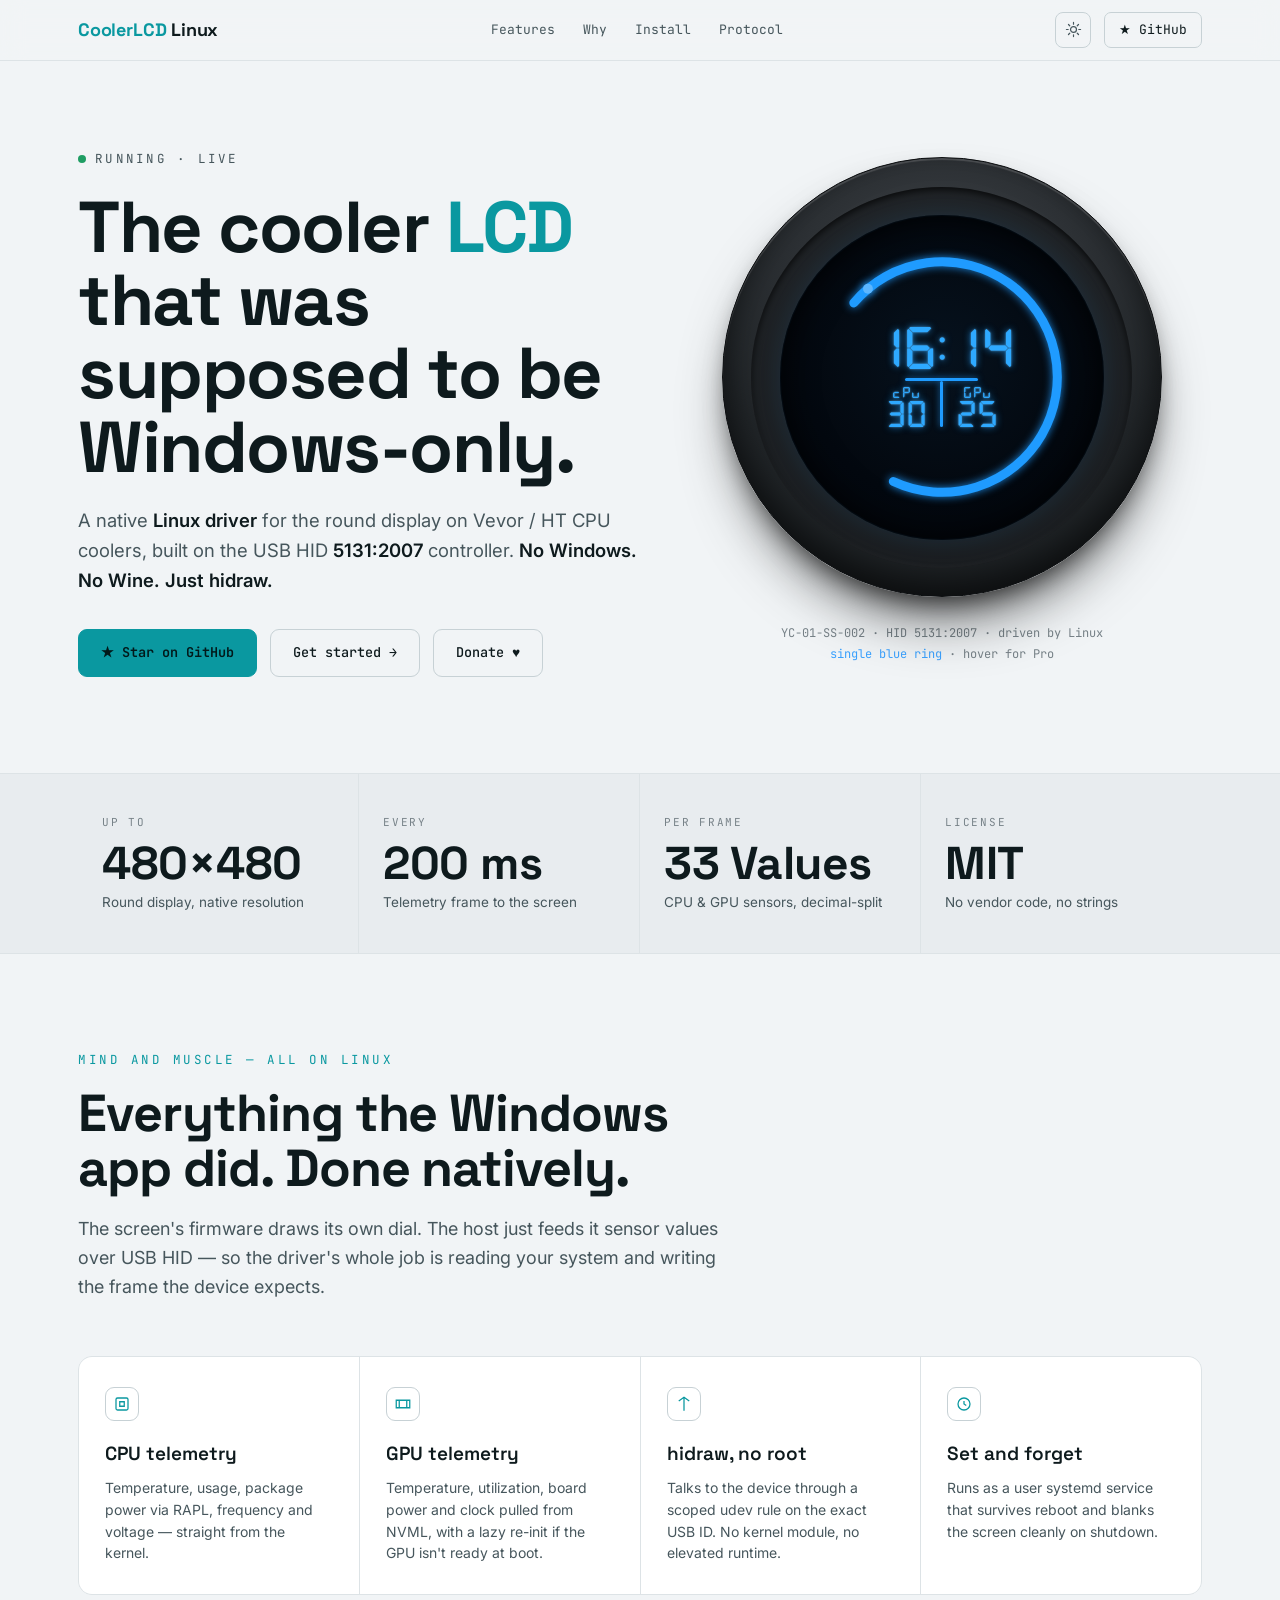
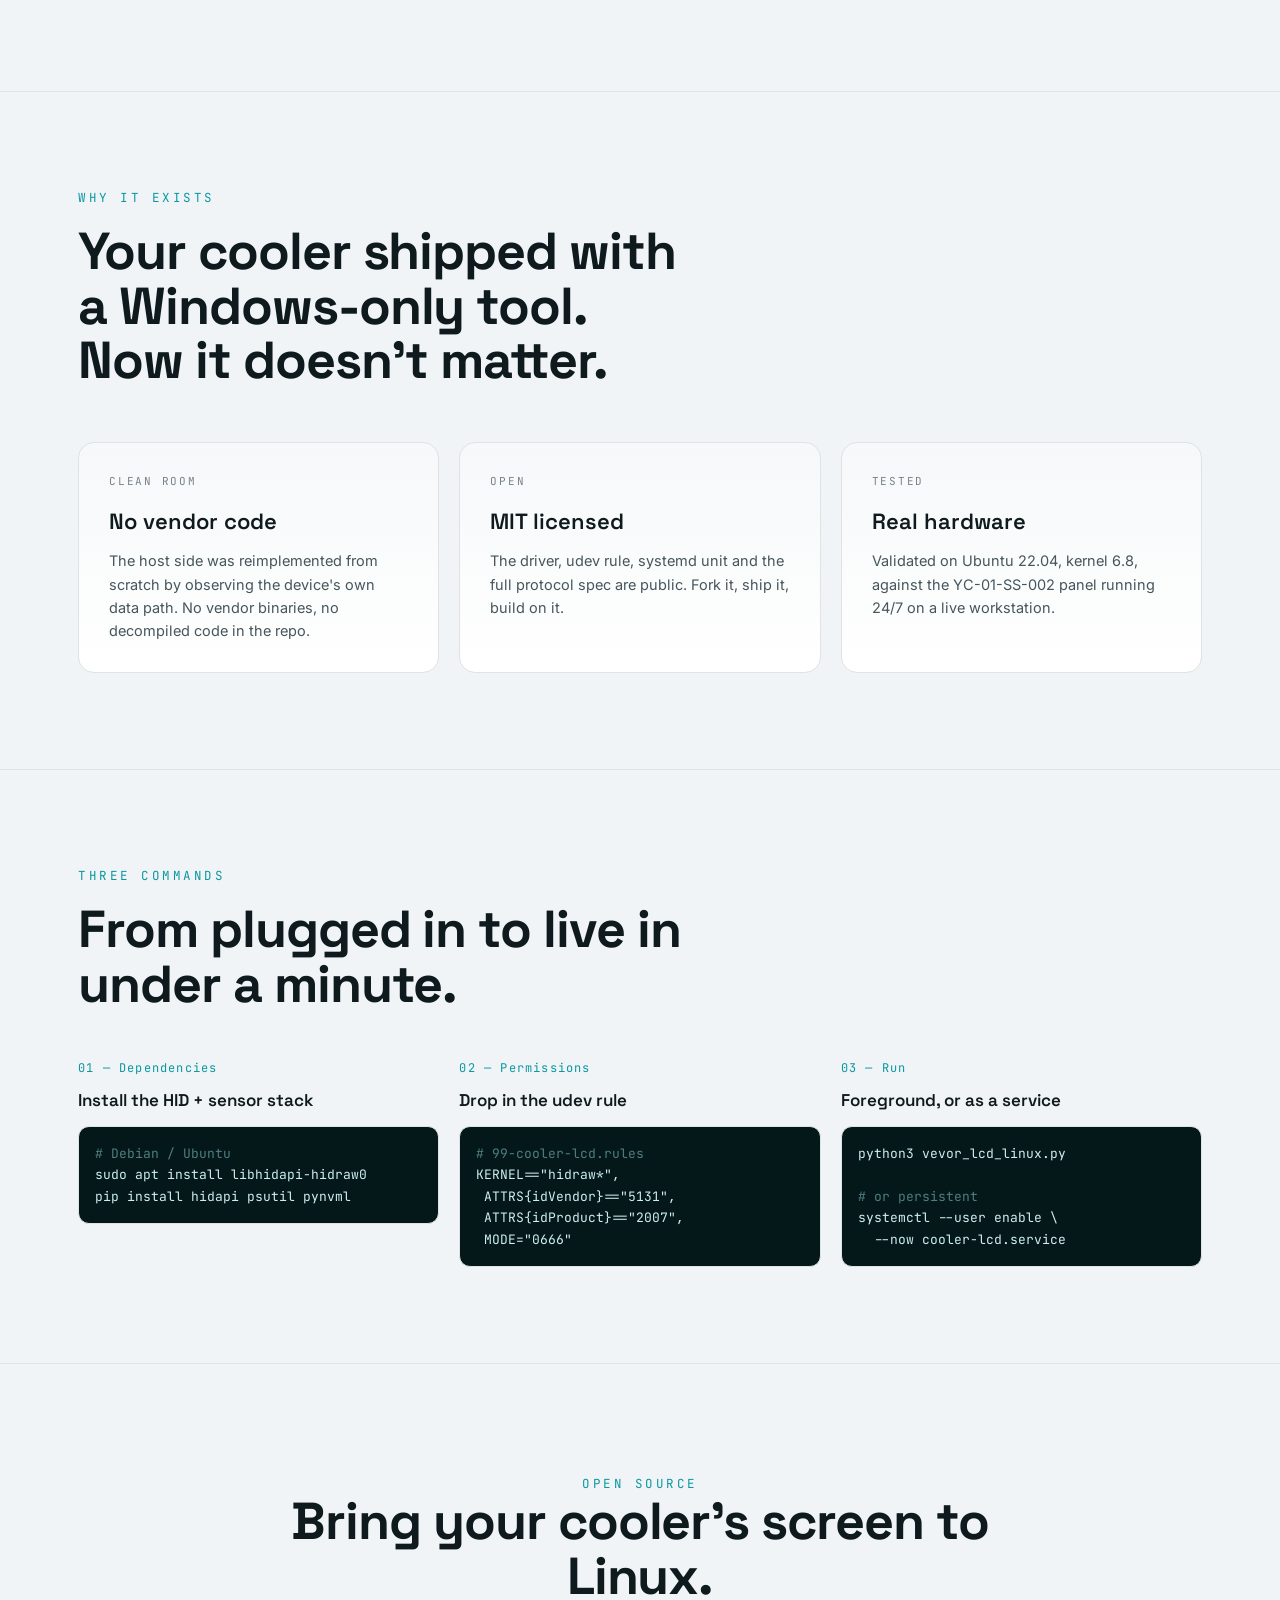
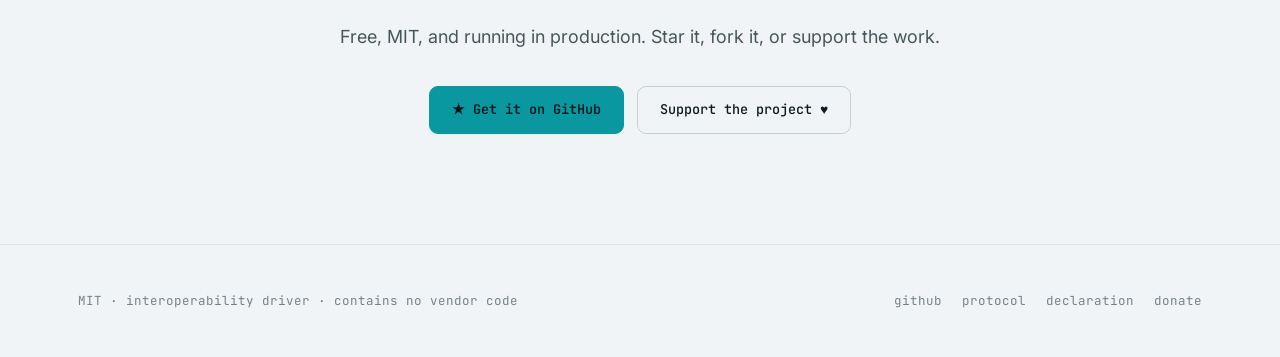
<file: docs/index.html>
<!doctype html>
<html lang="en">
<head>
<meta charset="utf-8">
<meta name="viewport" content="width=device-width, initial-scale=1">
<script>(function(){try{var t=localStorage.getItem('cl-theme');if(!t){t=matchMedia('(prefers-color-scheme:light)').matches?'light':'dark';}if(t==='light')document.documentElement.setAttribute('data-theme','light');}catch(e){}})();</script>
<title>CoolerLCD Linux — the cooler LCD that was supposed to be Windows-only</title>
<meta name="description" content="A native Linux driver for the round LCD on Vevor/HT CPU coolers (USB HID 5131:2007). Live CPU and GPU telemetry on the built-in display. No Windows, no Wine, just hidraw.">
<link rel="preconnect" href="https://fonts.googleapis.com">
<link rel="preconnect" href="https://fonts.gstatic.com" crossorigin>
<link href="https://fonts.googleapis.com/css2?family=Inter:wght@400;500;600&family=JetBrains+Mono:wght@400;500;600&family=Space+Grotesk:wght@500;600;700&display=swap" rel="stylesheet">
<style>
  @font-face{font-family:'DSEG7 Classic';font-style:normal;font-weight:700;font-display:swap;src:url([data-uri]) format('woff2');}
  :root{
    --bg:#070b0c; --bg-2:#0b1113; --panel:#0e1518; --panel-2:#121b1f;
    --line:#1d292d; --line-2:#27363b;
    --fg:#e8f0f2; --fg-2:#93a4aa; --fg-3:#5e7077;
    --cpu:#27e0e8; --gpu:#bf5cff; --live:#39d98a;
    --lcd:#1f9bff;
    --disp:"Space Grotesk",system-ui,sans-serif;
    --body:"Inter",system-ui,sans-serif;
    --mono:"JetBrains Mono",ui-monospace,monospace;
  }
  html[data-theme="light"]{
    --bg:#f1f4f6; --bg-2:#e8ecef; --panel:#ffffff; --panel-2:#f6f8f9;
    --line:#dde3e6; --line-2:#c7d1d5;
    --fg:#0e1a1d; --fg-2:#46565c; --fg-3:#778288;
    --cpu:#0a98a0; --gpu:#8a2fd4; --live:#1f9d63;
  }
  *{box-sizing:border-box}
  html{-webkit-text-size-adjust:100%; scroll-behavior:smooth}
  html,body{transition:background .3s ease, color .3s ease}
  body{margin:0; background:var(--bg); color:var(--fg); font-family:var(--body); font-size:16px; line-height:1.6; overflow-x:hidden}
  .wrap{max-width:1180px; margin:0 auto; padding:0 28px}
  a{color:inherit; text-decoration:none}
  ::selection{background:var(--cpu); color:#02191a}
  :focus-visible{outline:2px solid var(--cpu); outline-offset:3px}
  .mono{font-family:var(--mono)}

  .nav{position:sticky; top:0; z-index:50; backdrop-filter:blur(12px); background:color-mix(in srgb, var(--bg) 72%, transparent); border-bottom:1px solid var(--line)}
  .nav .wrap{display:flex; align-items:center; justify-content:space-between; height:60px}
  .logo{font-family:var(--disp); font-weight:700; font-size:18px; letter-spacing:-.01em}
  .logo b{color:var(--cpu); font-weight:700}
  .nav nav{display:flex; gap:28px; font-family:var(--mono); font-size:13px; color:var(--fg-2)}
  .nav nav a:hover{color:var(--fg)}
  .navright{display:flex; align-items:center; gap:13px}
  .gh{font-family:var(--mono); font-size:13px; border:1px solid var(--line-2); padding:7px 14px; border-radius:7px; color:var(--fg)}
  .gh:hover{border-color:var(--cpu); color:var(--cpu)}
  .themebtn{display:inline-flex; align-items:center; justify-content:center; width:36px; height:36px; border:1px solid var(--line-2); border-radius:8px; background:transparent; color:var(--fg-2); cursor:pointer; transition:.18s}
  .themebtn:hover{border-color:var(--cpu); color:var(--cpu)}
  .themebtn svg{stroke:currentColor; fill:none; stroke-width:1.7; stroke-linecap:round; stroke-linejoin:round}
  .themebtn .i-sun{display:none}
  html[data-theme="light"] .themebtn .i-moon{display:none}
  html[data-theme="light"] .themebtn .i-sun{display:block}
  @media(max-width:860px){ .nav nav{display:none} }

  .hero{position:relative; padding:84px 0 96px; overflow:hidden}
  .hero::before{content:""; position:absolute; inset:0;
    background:
      radial-gradient(620px 480px at 78% 38%, rgba(31,155,255,.10), transparent 60%),
      radial-gradient(560px 520px at 90% 74%, rgba(31,155,255,.08), transparent 62%);
    pointer-events:none}
  html[data-theme="light"] .hero::before{display:none}
  .hero .wrap{position:relative; display:grid; grid-template-columns:1.04fr .96fr; gap:40px; align-items:center}
  @media(max-width:940px){ .hero .wrap{grid-template-columns:1fr; gap:52px} .hero{padding:56px 0 72px} }

  .eyebrow{display:inline-flex; align-items:center; gap:9px; font-family:var(--mono); font-size:12.5px; letter-spacing:.18em; text-transform:uppercase; color:var(--fg-2)}
  .pulse{width:8px; height:8px; border-radius:50%; background:var(--live); box-shadow:0 0 0 0 rgba(57,217,138,.6); animation:pulse 2.4s infinite}
  @keyframes pulse{0%{box-shadow:0 0 0 0 rgba(57,217,138,.55)}70%{box-shadow:0 0 0 9px rgba(57,217,138,0)}100%{box-shadow:0 0 0 0 rgba(57,217,138,0)}}

  h1{font-family:var(--disp); font-weight:700; font-size:clamp(40px,6.4vw,72px); line-height:1.02; letter-spacing:-.02em; margin:20px 0 0}
  h1 .accent{color:var(--cpu)}
  .sub{font-size:clamp(16px,1.5vw,18.5px); color:var(--fg-2); max-width:50ch; margin:22px 0 0; line-height:1.6}
  .sub b{color:var(--fg); font-weight:600}
  .cta{display:flex; gap:13px; flex-wrap:wrap; margin-top:34px}
  .btn{font-family:var(--mono); font-size:13.5px; font-weight:500; padding:12px 22px; border-radius:9px; border:1px solid var(--line-2); color:var(--fg); transition:.18s; display:inline-flex; align-items:center; gap:8px}
  .btn:hover{transform:translateY(-1px)}
  .btn.cyan{background:var(--cpu); border-color:var(--cpu); color:#02191a; font-weight:600}
  .btn.cyan:hover{box-shadow:0 8px 30px -8px rgba(39,224,232,.5)}
  .btn.ghost:hover{border-color:var(--fg-2)}

  /* ===== realistic blue device ===== */
  .device{justify-self:center; width:min(440px,92vw); display:flex; flex-direction:column; align-items:center}
  .bezel{position:relative; width:100%; aspect-ratio:1; border-radius:50%; cursor:pointer;
    background:radial-gradient(circle at 50% 36%, #474c51 0%, #2d3135 44%, #202427 62%, #141719 100%);
    border:1px solid #0b0d0f;
    box-shadow:
      inset 0 2px 1px rgba(255,255,255,.16),
      inset 0 -14px 30px rgba(0,0,0,.55),
      0 34px 60px -22px rgba(0,0,0,.8),
      0 12px 26px -10px rgba(0,0,0,.6);
    display:flex; align-items:center; justify-content:center}
  .bezel::before{content:""; position:absolute; inset:6.5%; border-radius:50%;
    background:radial-gradient(circle at 50% 40%, #2a2e32, #15181b);
    box-shadow:inset 0 3px 7px rgba(0,0,0,.7), inset 0 -2px 4px rgba(255,255,255,.045)}
  .screen{position:relative; width:74%; aspect-ratio:1; border-radius:50%; overflow:hidden;
    background:radial-gradient(circle at 50% 44%, #06121e 0%, #03080f 58%, #01040a 100%);
    box-shadow:inset 0 0 34px rgba(0,0,0,.92), inset 0 0 0 1px rgba(31,155,255,.07), 0 0 22px rgba(31,155,255,.10);
    display:flex; align-items:center; justify-content:center}
  .arc-svg{position:absolute; inset:0; width:100%; height:100%}
  .arc-blue{fill:none; stroke:var(--lcd); stroke-width:10; stroke-linecap:round; filter:drop-shadow(0 0 5px rgba(31,155,255,.85))}
  .arc-dot{fill:#5cb6ff; filter:drop-shadow(0 0 5px rgba(31,155,255,.9))}

  .lcd{position:relative; z-index:2; text-align:center; color:#2ea9ff; line-height:1;
    font-family:'DSEG7 Classic','Courier New',monospace;
    text-shadow:0 0 7px rgba(31,160,255,.75), 0 0 2px rgba(150,210,255,.6)}
  .lcd-time{font-size:clamp(28px,7vw,42px); letter-spacing:.5px}
  .lcd-div{height:3px; width:50%; margin:9px auto 0; background:var(--lcd); border-radius:2px; box-shadow:0 0 6px rgba(31,155,255,.7)}
  .lcd-stats{display:flex; align-items:stretch; justify-content:center; margin-top:0}
  .lcd-stat{display:flex; flex-direction:column; align-items:center; padding:6px 13px 0; min-width:56px}
  .lcd-stat .cap{font-size:clamp(9px,2vw,11px); letter-spacing:.5px; margin-bottom:3px}
  .lcd-stat .seg{font-size:clamp(18px,4.4vw,26px)}
  .lcd-vsep{width:3px; background:var(--lcd); border-radius:2px; box-shadow:0 0 6px rgba(31,155,255,.7)}

  .pro-overlay{position:absolute; inset:0; z-index:3; border-radius:50%; display:flex; flex-direction:column; align-items:center; justify-content:center; gap:8px;
    background:radial-gradient(circle at 50% 50%, rgba(2,9,16,.82), rgba(1,4,9,.93)); opacity:0; transition:opacity .28s ease; pointer-events:none}
  .bezel:hover .pro-overlay, .device.show-pro .pro-overlay{opacity:1}
  .pro-title{font-family:var(--disp); font-weight:700; font-size:clamp(20px,5vw,28px); letter-spacing:.05em; color:#eaf4ff; text-shadow:0 0 16px rgba(31,160,255,.55)}
  .pro-soon{font-family:var(--mono); font-size:12px; letter-spacing:.3em; text-transform:uppercase; color:#84b9e8}
  .device-cap{margin-top:26px; font-family:var(--mono); font-size:12px; color:var(--fg-3); text-align:center; line-height:1.7}
  .device-cap .b{color:#3ba2ff}

  .stats{border-top:1px solid var(--line); border-bottom:1px solid var(--line); background:var(--bg-2)}
  .stats .wrap{display:grid; grid-template-columns:repeat(4,1fr)}
  .stat{padding:40px 24px; border-right:1px solid var(--line)}
  .stat:last-child{border-right:0}
  .stat .up{font-family:var(--mono); font-size:11px; letter-spacing:.16em; text-transform:uppercase; color:var(--fg-3)}
  .stat .big{font-family:var(--disp); font-weight:700; font-size:clamp(30px,4.2vw,46px); line-height:1.05; margin:8px 0 4px; letter-spacing:-.01em}
  .stat .cap{font-size:13.5px; color:var(--fg-2)}
  @media(max-width:760px){ .stats .wrap{grid-template-columns:repeat(2,1fr)} .stat:nth-child(2){border-right:0} .stat:nth-child(1),.stat:nth-child(2){border-bottom:1px solid var(--line)} }

  section.blk{padding:96px 0; border-bottom:1px solid var(--line)}
  .kicker{font-family:var(--mono); font-size:12.5px; letter-spacing:.2em; text-transform:uppercase; color:var(--cpu)}
  h2{font-family:var(--disp); font-weight:700; font-size:clamp(30px,4.6vw,52px); line-height:1.05; letter-spacing:-.02em; margin:16px 0 0; max-width:18ch}
  .lead{color:var(--fg-2); font-size:clamp(16px,1.6vw,18px); max-width:60ch; margin:20px 0 0}

  .feats{display:grid; grid-template-columns:repeat(4,1fr); gap:1px; background:var(--line); border:1px solid var(--line); margin-top:54px; border-radius:14px; overflow:hidden}
  .feat{background:var(--panel); padding:30px 26px}
  .feat .ic{width:34px; height:34px; display:flex; align-items:center; justify-content:center; border:1px solid var(--line-2); border-radius:9px; margin-bottom:18px}
  .feat .ic svg{width:18px; height:18px; stroke:var(--cpu); fill:none; stroke-width:1.7}
  .feat h3{font-family:var(--disp); font-weight:600; font-size:19px; margin:0 0 8px}
  .feat p{margin:0; color:var(--fg-2); font-size:14px; line-height:1.55}
  @media(max-width:860px){ .feats{grid-template-columns:repeat(2,1fr)} }
  @media(max-width:520px){ .feats{grid-template-columns:1fr} }

  .cards{display:grid; grid-template-columns:repeat(3,1fr); gap:20px; margin-top:54px}
  .card{background:linear-gradient(180deg,var(--panel-2),var(--panel)); border:1px solid var(--line); border-radius:16px; padding:30px; position:relative; overflow:hidden; transition:.2s}
  .card:hover{border-color:var(--line-2); transform:translateY(-3px)}
  .card::after{content:""; position:absolute; inset:0; background:radial-gradient(300px 160px at 80% 0%, rgba(31,155,255,.06), transparent 70%); pointer-events:none}
  html[data-theme="light"] .card::after{display:none}
  .card .tag{font-family:var(--mono); font-size:11px; letter-spacing:.16em; text-transform:uppercase; color:var(--fg-3)}
  .card h3{font-family:var(--disp); font-weight:600; font-size:22px; margin:14px 0 10px}
  .card p{margin:0; color:var(--fg-2); font-size:14.5px}
  @media(max-width:860px){ .cards{grid-template-columns:1fr} }

  .install .grid{display:grid; grid-template-columns:repeat(3,1fr); gap:20px; margin-top:48px}
  @media(max-width:860px){ .install .grid{grid-template-columns:1fr} }
  .step .num{font-family:var(--mono); font-size:12px; color:var(--cpu); letter-spacing:.1em}
  .step .t{font-family:var(--disp); font-weight:600; font-size:17px; margin:8px 0 12px}
  pre{margin:0; background:#04181a; border:1px solid var(--line); border-radius:11px; padding:16px; font-family:var(--mono); font-size:13px; line-height:1.65; color:#cfeef0; overflow-x:auto}
  pre .c{color:#4f7e80}

  .final{padding:110px 0; text-align:center; position:relative; overflow:hidden; border-bottom:1px solid var(--line)}
  .final::before{content:""; position:absolute; inset:0; background:radial-gradient(600px 300px at 50% 40%, rgba(31,155,255,.10), transparent 65%)}
  html[data-theme="light"] .final::before{display:none}
  .final .wrap{position:relative}
  .final h2{margin:0 auto; max-width:22ch}
  .final .cta{justify-content:center}

  footer{padding:46px 0; color:var(--fg-3)}
  footer .wrap{display:flex; justify-content:space-between; gap:20px; flex-wrap:wrap; align-items:center; font-family:var(--mono); font-size:12.5px}
  footer a:hover{color:var(--fg-2)}
  footer .links{display:flex; gap:20px; flex-wrap:wrap}

  .rv{opacity:0; transform:translateY(22px)}
  .rv.in{opacity:1; transform:none; transition:opacity .7s ease, transform .7s cubic-bezier(.2,.7,.2,1)}
  @media (prefers-reduced-motion:reduce){
    .rv,.rv.in{opacity:1; transform:none; transition:none}
    .pulse{animation:none}
  }
</style>
</head>
<body>

<header class="nav">
  <div class="wrap">
    <div class="logo"><b>CoolerLCD</b> Linux</div>
    <nav>
      <a href="#features">Features</a>
      <a href="#why">Why</a>
      <a href="#install">Install</a>
      <a href="https://github.com/coldwelderx/cooler-lcd-linux">Protocol</a>
    </nav>
    <div class="navright">
      <button class="themebtn" id="themeBtn" type="button" aria-label="Toggle light or dark theme">
        <svg class="i-moon" viewBox="0 0 24 24" width="17" height="17"><path d="M21 12.8A9 9 0 1 1 11.2 3 7 7 0 0 0 21 12.8z"/></svg>
        <svg class="i-sun" viewBox="0 0 24 24" width="17" height="17"><circle cx="12" cy="12" r="4.2"/><path d="M12 2v2.5M12 19.5V22M2 12h2.5M19.5 12H22M4.9 4.9l1.8 1.8M17.3 17.3l1.8 1.8M19.1 4.9l-1.8 1.8M6.7 17.3l-1.8 1.8"/></svg>
      </button>
      <a class="gh" href="https://github.com/coldwelderx/cooler-lcd-linux">★ GitHub</a>
    </div>
  </div>
</header>

<section class="hero">
  <div class="wrap">
    <div>
      <div class="eyebrow rv"><span class="pulse"></span> Running · Live</div>
      <h1 class="rv">The cooler <span class="accent">LCD</span> that was supposed to be Windows&#8209;only.</h1>
      <p class="sub rv">A native <b>Linux driver</b> for the round display on Vevor / HT CPU coolers, built on the USB HID <b>5131:2007</b> controller. <b>No Windows. No Wine. Just hidraw.</b></p>
      <div class="cta rv">
        <a class="btn cyan" href="https://github.com/coldwelderx/cooler-lcd-linux">★ Star on GitHub</a>
        <a class="btn ghost" href="#install">Get started →</a>
        <a class="btn ghost" href="donation.html">Donate ♥</a>
      </div>
    </div>

    <div class="device rv" id="device">
      <div class="bezel">
        <div class="screen">
          <svg class="arc-svg" viewBox="0 0 360 360" aria-hidden="true">
            <path class="arc-blue" d="M82 97.7 A128 128 0 1 1 125.9 296"></path>
            <circle class="arc-dot" cx="97.7" cy="82" r="5.5"></circle>
          </svg>
          <div class="lcd">
            <div class="lcd-time"><span id="hh">4</span>:<span id="mm">54</span></div>
            <div class="lcd-div"></div>
            <div class="lcd-stats">
              <div class="lcd-stat"><span class="cap">CPU</span><span class="seg" id="cput">30</span></div>
              <div class="lcd-vsep"></div>
              <div class="lcd-stat"><span class="cap">GPU</span><span class="seg" id="gput">25</span></div>
            </div>
          </div>
          <div class="pro-overlay">
            <div class="pro-title">PRO VERSION</div>
            <div class="pro-soon">Coming soon</div>
          </div>
        </div>
      </div>
      <div class="device-cap">YC-01-SS-002 · HID 5131:2007 · driven by Linux<br><span class="b">single blue ring</span> · hover for Pro</div>
    </div>
  </div>
</section>

<div class="stats">
  <div class="wrap">
    <div class="stat rv"><div class="up">Up to</div><div class="big">480×480</div><div class="cap">Round display, native resolution</div></div>
    <div class="stat rv"><div class="up">Every</div><div class="big">200 ms</div><div class="cap">Telemetry frame to the screen</div></div>
    <div class="stat rv"><div class="up">Per frame</div><div class="big">33 Values</div><div class="cap">CPU &amp; GPU sensors, decimal-split</div></div>
    <div class="stat rv"><div class="up">License</div><div class="big">MIT</div><div class="cap">No vendor code, no strings</div></div>
  </div>
</div>

<section class="blk" id="features">
  <div class="wrap">
    <div class="kicker rv">Mind and muscle — all on Linux</div>
    <h2 class="rv">Everything the Windows app did. Done natively.</h2>
    <p class="lead rv">The screen's firmware draws its own dial. The host just feeds it sensor values over USB HID — so the driver's whole job is reading your system and writing the frame the device expects.</p>
    <div class="feats">
      <div class="feat rv">
        <div class="ic"><svg viewBox="0 0 24 24"><rect x="4" y="4" width="16" height="16" rx="2"/><path d="M9 9h6v6H9z"/></svg></div>
        <h3>CPU telemetry</h3>
        <p>Temperature, usage, package power via RAPL, frequency and voltage — straight from the kernel.</p>
      </div>
      <div class="feat rv">
        <div class="ic"><svg viewBox="0 0 24 24"><path d="M3 7h18v10H3z"/><path d="M7 7v10M17 7v10"/></svg></div>
        <h3>GPU telemetry</h3>
        <p>Temperature, utilization, board power and clock pulled from NVML, with a lazy re-init if the GPU isn't ready at boot.</p>
      </div>
      <div class="feat rv">
        <div class="ic"><svg viewBox="0 0 24 24"><path d="M12 3v18M5 8l7-5 7 5"/></svg></div>
        <h3>hidraw, no root</h3>
        <p>Talks to the device through a scoped udev rule on the exact USB ID. No kernel module, no elevated runtime.</p>
      </div>
      <div class="feat rv">
        <div class="ic"><svg viewBox="0 0 24 24"><circle cx="12" cy="12" r="8"/><path d="M12 8v4l3 2"/></svg></div>
        <h3>Set and forget</h3>
        <p>Runs as a user systemd service that survives reboot and blanks the screen cleanly on shutdown.</p>
      </div>
    </div>
  </div>
</section>

<section class="blk" id="why">
  <div class="wrap">
    <div class="kicker rv">Why it exists</div>
    <h2 class="rv">Your cooler shipped with a Windows-only tool. Now it doesn't matter.</h2>
    <div class="cards">
      <div class="card rv">
        <div class="tag">Clean room</div><h3>No vendor code</h3>
        <p>The host side was reimplemented from scratch by observing the device's own data path. No vendor binaries, no decompiled code in the repo.</p>
      </div>
      <div class="card rv">
        <div class="tag">Open</div><h3>MIT licensed</h3>
        <p>The driver, udev rule, systemd unit and the full protocol spec are public. Fork it, ship it, build on it.</p>
      </div>
      <div class="card rv">
        <div class="tag">Tested</div><h3>Real hardware</h3>
        <p>Validated on Ubuntu 22.04, kernel 6.8, against the YC-01-SS-002 panel running 24/7 on a live workstation.</p>
      </div>
    </div>
  </div>
</section>

<section class="blk install" id="install">
  <div class="wrap">
    <div class="kicker rv">Three commands</div>
    <h2 class="rv">From plugged in to live in under a minute.</h2>
    <div class="grid">
      <div class="step rv">
        <div class="num">01 — Dependencies</div><div class="t">Install the HID + sensor stack</div>
        <pre><span class="c"># Debian / Ubuntu</span>
sudo apt install libhidapi-hidraw0
pip install hidapi psutil pynvml</pre>
      </div>
      <div class="step rv">
        <div class="num">02 — Permissions</div><div class="t">Drop in the udev rule</div>
        <pre><span class="c"># 99-cooler-lcd.rules</span>
KERNEL=="hidraw*",
 ATTRS{idVendor}=="5131",
 ATTRS{idProduct}=="2007",
 MODE="0666"</pre>
      </div>
      <div class="step rv">
        <div class="num">03 — Run</div><div class="t">Foreground, or as a service</div>
        <pre>python3 vevor_lcd_linux.py

<span class="c"># or persistent</span>
systemctl --user enable \
  --now cooler-lcd.service</pre>
      </div>
    </div>
  </div>
</section>

<section class="final">
  <div class="wrap">
    <div class="kicker rv">Open source</div>
    <h2 class="rv">Bring your cooler's screen to Linux.</h2>
    <p class="lead rv" style="margin-left:auto;margin-right:auto">Free, MIT, and running in production. Star it, fork it, or support the work.</p>
    <div class="cta rv">
      <a class="btn cyan" href="https://github.com/coldwelderx/cooler-lcd-linux">★ Get it on GitHub</a>
      <a class="btn ghost" href="donation.html">Support the project ♥</a>
    </div>
  </div>
</section>

<footer>
  <div class="wrap">
    <div>MIT · interoperability driver · contains no vendor code</div>
    <div class="links">
      <a href="https://github.com/coldwelderx/cooler-lcd-linux">github</a>
      <a href="https://github.com/coldwelderx/cooler-lcd-linux/blob/main/PROTOCOL.md">protocol</a>
      <a href="project-declaration.html">declaration</a>
      <a href="donation.html">donate</a>
    </div>
  </div>
</footer>

<script>
(function(){
  var hh=document.getElementById('hh'), mm=document.getElementById('mm');
  var cput=document.getElementById('cput'), gput=document.getElementById('gput');
  function clock(){var d=new Date(); hh.textContent=d.getHours(); mm.textContent=String(d.getMinutes()).padStart(2,'0');}
  clock(); setInterval(clock, 10000);

  var reduce=matchMedia('(prefers-reduced-motion:reduce)').matches;
  var cpu=30, gpu=25;
  function tick(){
    cpu+=Math.round((Math.random()-0.5)*4); cpu=Math.max(28,Math.min(58,cpu));
    gpu+=Math.round((Math.random()-0.5)*4); gpu=Math.max(24,Math.min(54,gpu));
    cput.textContent=cpu; gput.textContent=gpu;
  }
  if(!reduce) setInterval(tick, 2500);

  var device=document.getElementById('device');
  if(device){ device.addEventListener('click', function(){ device.classList.toggle('show-pro'); }); }

  var obs=new IntersectionObserver(function(es){es.forEach(function(e){if(e.isIntersecting){e.target.classList.add('in'); obs.unobserve(e.target);}});},{threshold:.14});
  document.querySelectorAll('.rv').forEach(function(el){ obs.observe(el); });

  var themeBtn=document.getElementById('themeBtn');
  if(themeBtn){
    themeBtn.addEventListener('click', function(){
      var isLight=document.documentElement.getAttribute('data-theme')==='light';
      if(isLight){ document.documentElement.removeAttribute('data-theme'); try{localStorage.setItem('cl-theme','dark');}catch(e){} }
      else{ document.documentElement.setAttribute('data-theme','light'); try{localStorage.setItem('cl-theme','light');}catch(e){} }
    });
  }
})();
</script>
</body>
</html>
</file>
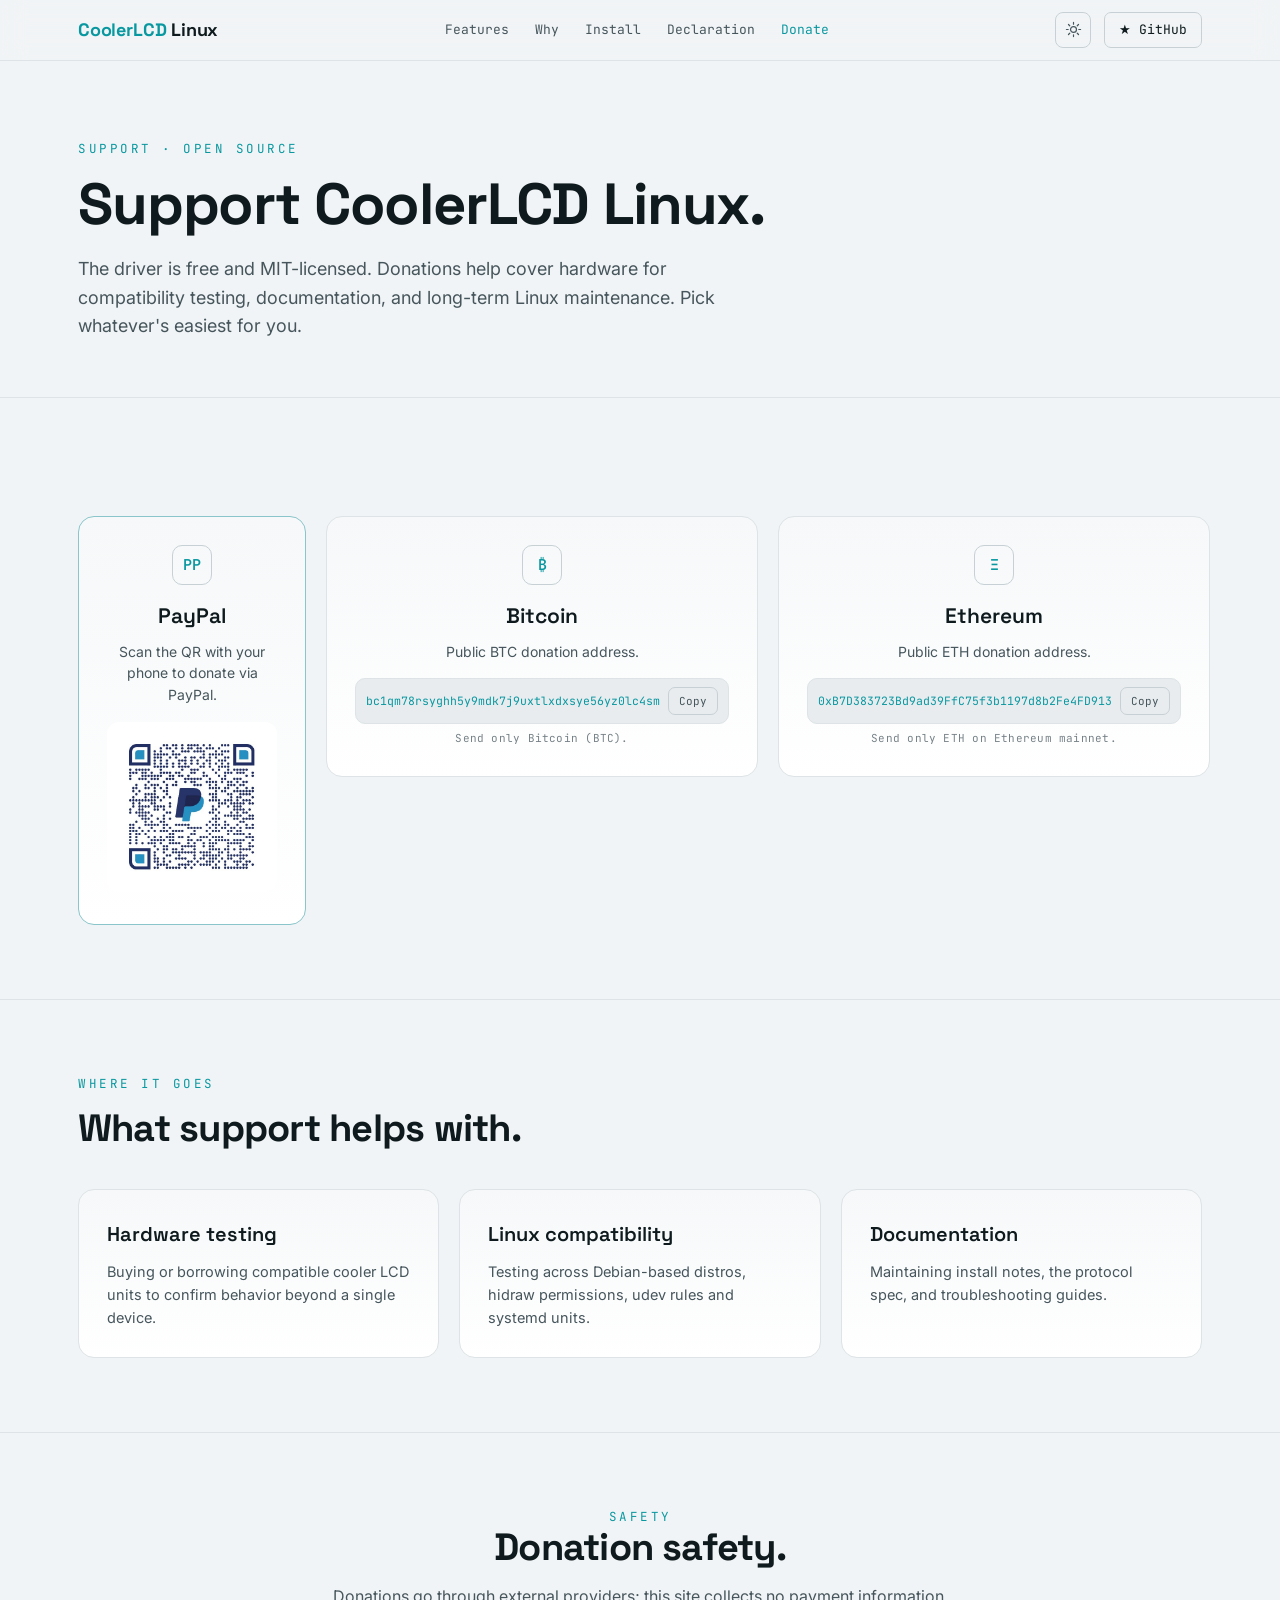
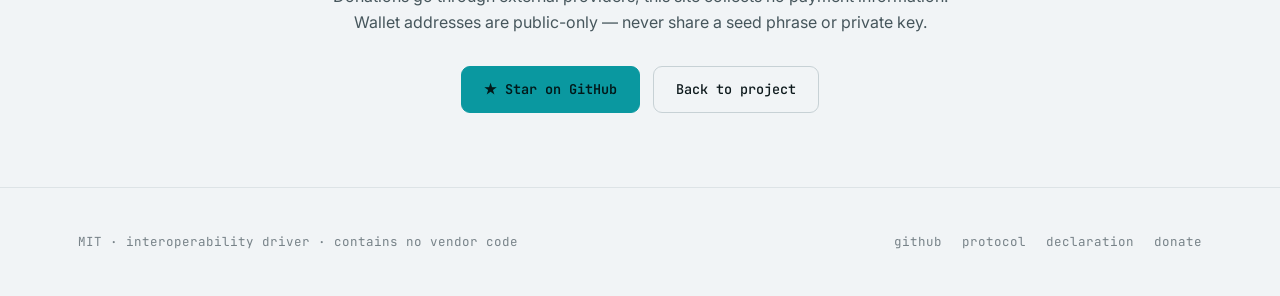
<file: docs/donation.html>
<!doctype html>
<html lang="en">
<head>
<meta charset="utf-8">
<meta name="viewport" content="width=device-width, initial-scale=1">
<script>(function(){try{var t=localStorage.getItem('cl-theme');if(!t){t=matchMedia('(prefers-color-scheme:light)').matches?'light':'dark';}if(t==='light')document.documentElement.setAttribute('data-theme','light');}catch(e){}})();</script>
<title>Donate — CoolerLCD Linux</title>
<meta name="description" content="Support CoolerLCD Linux, an open-source native Linux driver for USB HID cooler LCD screens. Donate via PayPal, Bitcoin or Ethereum.">
<link rel="canonical" href="https://coldwelderx.github.io/cooler-lcd-linux/donation.html">
<meta name="theme-color" content="#070b0c">
<link rel="icon" href="favicon.svg" type="image/svg+xml">
<link rel="preconnect" href="https://fonts.googleapis.com">
<link rel="preconnect" href="https://fonts.gstatic.com" crossorigin>
<link href="https://fonts.googleapis.com/css2?family=Inter:wght@400;500;600&family=JetBrains+Mono:wght@400;500;600&family=Space+Grotesk:wght@500;600;700&display=swap" rel="stylesheet">
<link rel="stylesheet" href="assets/css/site.css">
</head>
<body>
<a class="skip-link" href="#main">Skip to content</a>

<header class="nav">
  <div class="wrap">
    <a class="logo" href="./"><b>CoolerLCD</b> Linux</a>
    <nav>
      <a href="index.html#features">Features</a>
      <a href="index.html#why">Why</a>
      <a href="index.html#install">Install</a>
      <a href="project-declaration.html">Declaration</a>
      <a href="donation.html" aria-current="page">Donate</a>
    </nav>
    <div class="navright">
      <button class="themebtn" id="themeBtn" type="button" aria-label="Toggle light or dark theme">
        <svg class="i-moon" viewBox="0 0 24 24" width="17" height="17"><path d="M21 12.8A9 9 0 1 1 11.2 3 7 7 0 0 0 21 12.8z"/></svg>
        <svg class="i-sun" viewBox="0 0 24 24" width="17" height="17"><circle cx="12" cy="12" r="4.2"/><path d="M12 2v2.5M12 19.5V22M2 12h2.5M19.5 12H22M4.9 4.9l1.8 1.8M17.3 17.3l1.8 1.8M19.1 4.9l-1.8 1.8M6.7 17.3l-1.8 1.8"/></svg>
      </button>
      <a class="gh" href="https://github.com/coldwelderx/cooler-lcd-linux">★ GitHub</a>
    </div>
  </div>
</header>

<main id="main">
  <header class="page-hero">
    <div class="wrap">
      <div class="kicker rv">Support · open source</div>
      <h1 class="rv">Support CoolerLCD Linux.</h1>
      <p class="lead rv">The driver is free and MIT-licensed. Donations help cover hardware for compatibility testing, documentation, and long-term Linux maintenance. Pick whatever's easiest for you.</p>
    </div>
  </header>

  <section class="blk">
    <div class="wrap">
      <div class="pay-grid">
        <article class="pay-card feat rv">
          <div class="pay-ic">PP</div>
          <h3>PayPal</h3>
          <p>Scan the QR with your phone to donate via PayPal.</p>
          <img class="qr" src="qrcode.png" alt="PayPal donation QR code" width="170" height="170">
        </article>

        <article class="pay-card rv">
          <div class="pay-ic">₿</div>
          <h3>Bitcoin</h3>
          <p>Public BTC donation address.</p>
          <div class="wallet"><code id="btc">bc1qm78rsyghh5y9mdk7j9uxtlxdxsye56yz0lc4sm</code><button class="copy-btn" data-copy="btc" type="button">Copy</button></div>
          <div class="small">Send only Bitcoin (BTC).</div>
        </article>

        <article class="pay-card rv">
          <div class="pay-ic">Ξ</div>
          <h3>Ethereum</h3>
          <p>Public ETH donation address.</p>
          <div class="wallet"><code id="eth">0xB7D383723Bd9ad39FfC75f3b1197d8b2Fe4FD913</code><button class="copy-btn" data-copy="eth" type="button">Copy</button></div>
          <div class="small">Send only ETH on Ethereum mainnet.</div>
        </article>
      </div>
    </div>
  </section>

  <section class="blk">
    <div class="wrap">
      <div class="kicker rv">Where it goes</div>
      <h2 class="rv" style="margin-top:14px">What support helps with.</h2>
      <div class="cards">
        <article class="card rv"><h3>Hardware testing</h3><p>Buying or borrowing compatible cooler LCD units to confirm behavior beyond a single device.</p></article>
        <article class="card rv"><h3>Linux compatibility</h3><p>Testing across Debian-based distros, hidraw permissions, udev rules and systemd units.</p></article>
        <article class="card rv"><h3>Documentation</h3><p>Maintaining install notes, the protocol spec, and troubleshooting guides.</p></article>
      </div>
    </div>
  </section>

  <section class="blk">
    <div class="wrap band">
      <div class="kicker rv">Safety</div>
      <h2 class="rv">Donation safety.</h2>
      <p class="rv">Donations go through external providers; this site collects no payment information. Wallet addresses are public-only — never share a seed phrase or private key.</p>
      <div class="cta rv">
        <a class="btn cyan" href="https://github.com/coldwelderx/cooler-lcd-linux">★ Star on GitHub</a>
        <a class="btn ghost" href="index.html">Back to project</a>
      </div>
    </div>
  </section>
</main>

<footer>
  <div class="wrap">
    <div>MIT · interoperability driver · contains no vendor code</div>
    <div class="links">
      <a href="https://github.com/coldwelderx/cooler-lcd-linux">github</a>
      <a href="https://github.com/coldwelderx/cooler-lcd-linux/blob/main/PROTOCOL.md">protocol</a>
      <a href="project-declaration.html">declaration</a>
      <a href="donation.html">donate</a>
    </div>
  </div>
</footer>

<script src="assets/js/site.js" defer></script>
</body>
</html>
</file>
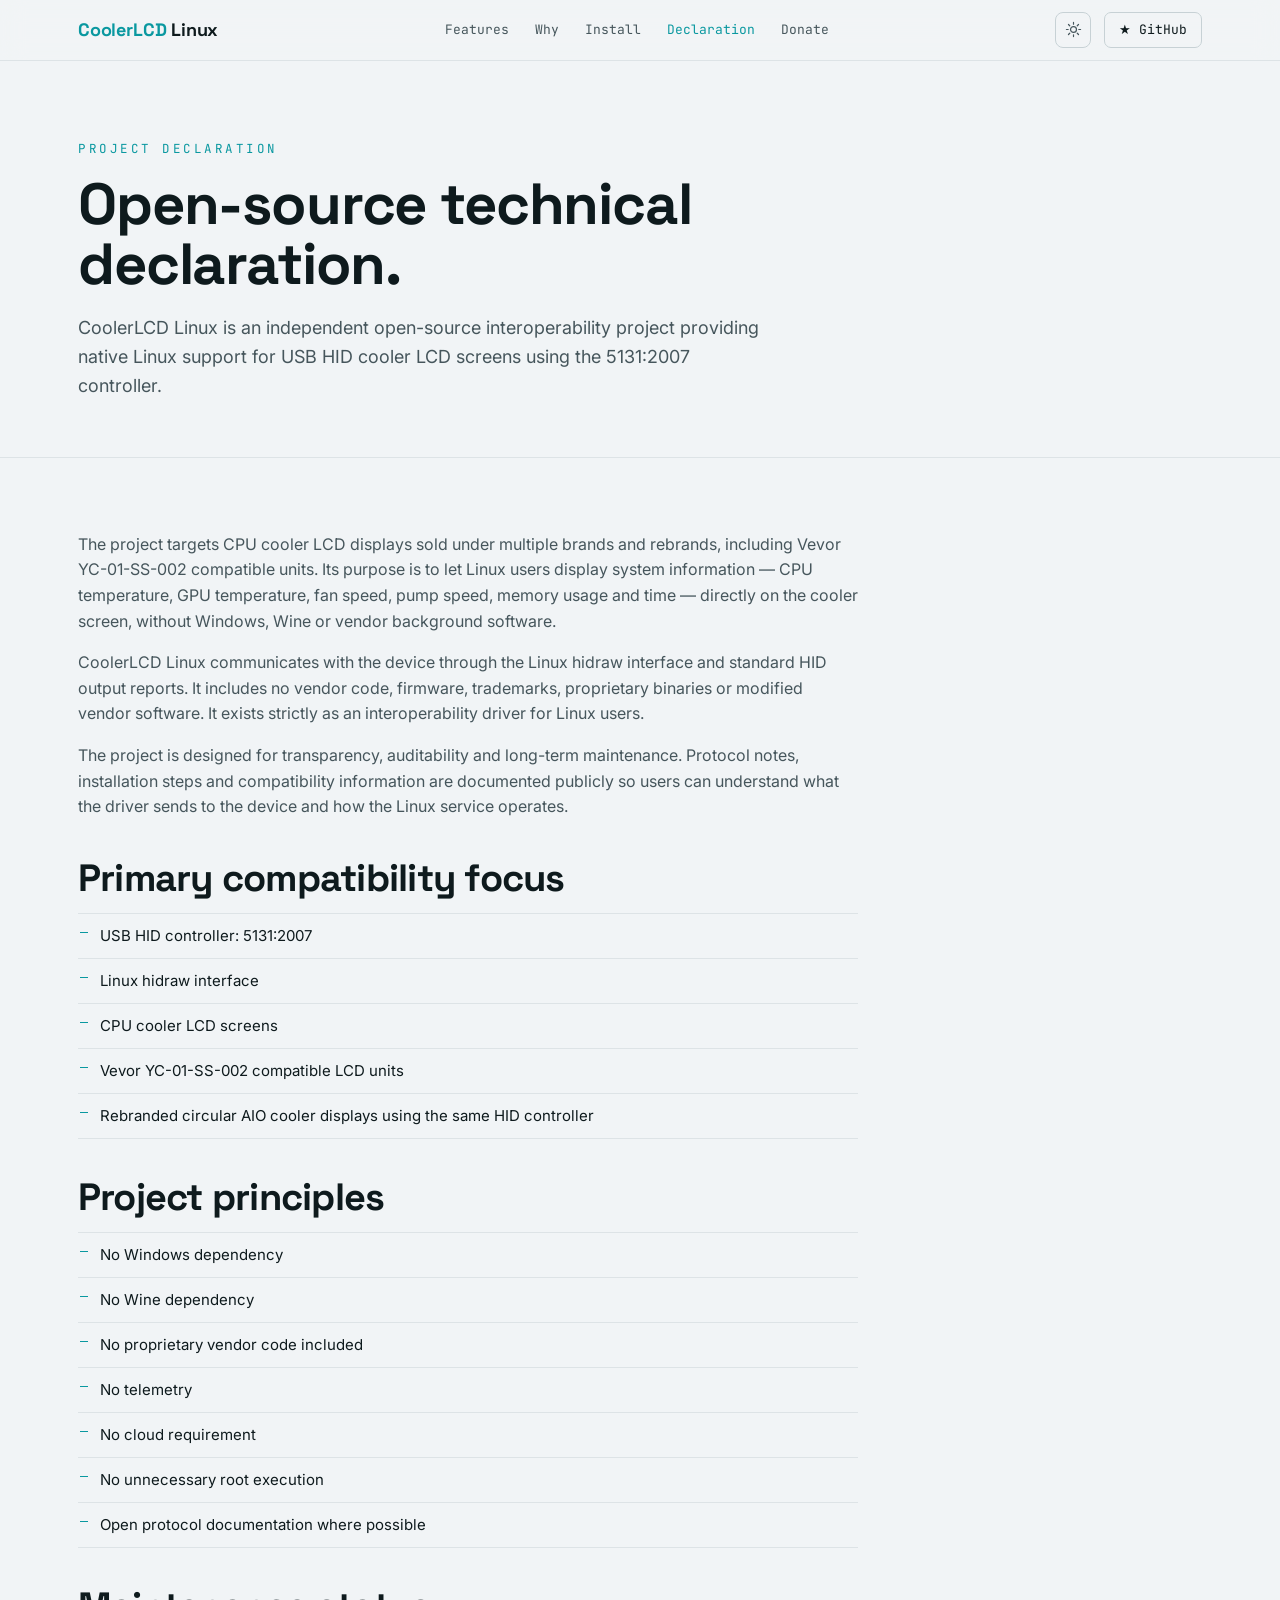
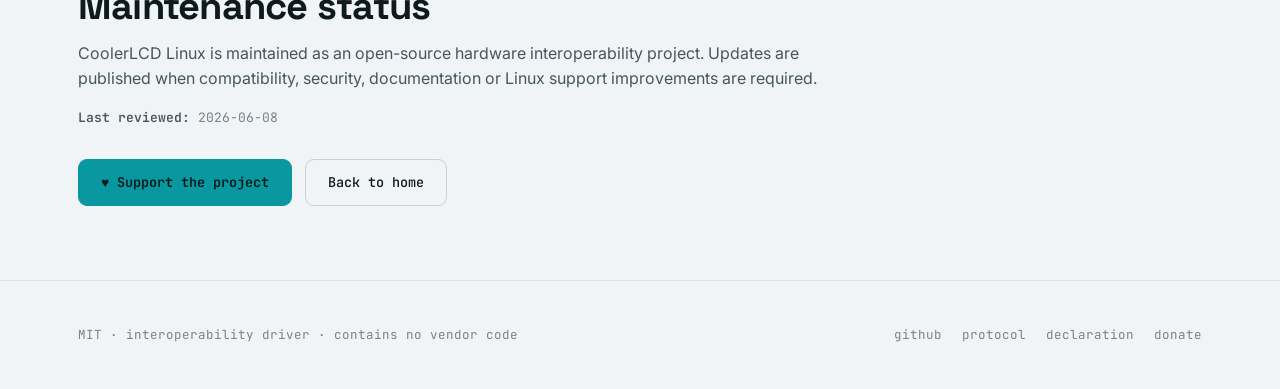
<file: docs/project-declaration.html>
<!doctype html>
<html lang="en">
<head>
<meta charset="utf-8">
<meta name="viewport" content="width=device-width, initial-scale=1">
<script>(function(){try{var t=localStorage.getItem('cl-theme');if(!t){t=matchMedia('(prefers-color-scheme:light)').matches?'light':'dark';}if(t==='light')document.documentElement.setAttribute('data-theme','light');}catch(e){}})();</script>
<title>Technical Declaration — CoolerLCD Linux</title>
<meta name="description" content="Open-source technical declaration for CoolerLCD Linux, a native Linux interoperability driver for USB HID 5131:2007 CPU cooler LCD screens including Vevor YC-01-SS-002 compatible units.">
<link rel="canonical" href="https://coldwelderx.github.io/cooler-lcd-linux/project-declaration.html">
<meta name="theme-color" content="#070b0c">
<link rel="icon" href="favicon.svg" type="image/svg+xml">
<link rel="preconnect" href="https://fonts.googleapis.com">
<link rel="preconnect" href="https://fonts.gstatic.com" crossorigin>
<link href="https://fonts.googleapis.com/css2?family=Inter:wght@400;500;600&family=JetBrains+Mono:wght@400;500;600&family=Space+Grotesk:wght@500;600;700&display=swap" rel="stylesheet">
<link rel="stylesheet" href="assets/css/site.css">
</head>
<body>
<a class="skip-link" href="#main">Skip to content</a>

<header class="nav">
  <div class="wrap">
    <a class="logo" href="./"><b>CoolerLCD</b> Linux</a>
    <nav>
      <a href="index.html#features">Features</a>
      <a href="index.html#why">Why</a>
      <a href="index.html#install">Install</a>
      <a href="project-declaration.html" aria-current="page">Declaration</a>
      <a href="donation.html">Donate</a>
    </nav>
    <div class="navright">
      <button class="themebtn" id="themeBtn" type="button" aria-label="Toggle light or dark theme">
        <svg class="i-moon" viewBox="0 0 24 24" width="17" height="17"><path d="M21 12.8A9 9 0 1 1 11.2 3 7 7 0 0 0 21 12.8z"/></svg>
        <svg class="i-sun" viewBox="0 0 24 24" width="17" height="17"><circle cx="12" cy="12" r="4.2"/><path d="M12 2v2.5M12 19.5V22M2 12h2.5M19.5 12H22M4.9 4.9l1.8 1.8M17.3 17.3l1.8 1.8M19.1 4.9l-1.8 1.8M6.7 17.3l-1.8 1.8"/></svg>
      </button>
      <a class="gh" href="https://github.com/coldwelderx/cooler-lcd-linux">★ GitHub</a>
    </div>
  </div>
</header>

<main id="main">
  <header class="page-hero">
    <div class="wrap">
      <div class="kicker rv">Project declaration</div>
      <h1 class="rv">Open-source technical declaration.</h1>
      <p class="lead rv">CoolerLCD Linux is an independent open-source interoperability project providing native Linux support for USB HID cooler LCD screens using the 5131:2007 controller.</p>
    </div>
  </header>

  <section class="blk">
    <div class="wrap">
      <div class="doc">
        <p class="rv">The project targets CPU cooler LCD displays sold under multiple brands and rebrands, including Vevor YC-01-SS-002 compatible units. Its purpose is to let Linux users display system information — CPU temperature, GPU temperature, fan speed, pump speed, memory usage and time — directly on the cooler screen, without Windows, Wine or vendor background software.</p>
        <p class="rv">CoolerLCD Linux communicates with the device through the Linux hidraw interface and standard HID output reports. It includes no vendor code, firmware, trademarks, proprietary binaries or modified vendor software. It exists strictly as an interoperability driver for Linux users.</p>
        <p class="rv">The project is designed for transparency, auditability and long-term maintenance. Protocol notes, installation steps and compatibility information are documented publicly so users can understand what the driver sends to the device and how the Linux service operates.</p>

        <h2 class="rv">Primary compatibility focus</h2>
        <ul class="rv">
          <li>USB HID controller: 5131:2007</li>
          <li>Linux hidraw interface</li>
          <li>CPU cooler LCD screens</li>
          <li>Vevor YC-01-SS-002 compatible LCD units</li>
          <li>Rebranded circular AIO cooler displays using the same HID controller</li>
        </ul>

        <h2 class="rv">Project principles</h2>
        <ul class="rv">
          <li>No Windows dependency</li>
          <li>No Wine dependency</li>
          <li>No proprietary vendor code included</li>
          <li>No telemetry</li>
          <li>No cloud requirement</li>
          <li>No unnecessary root execution</li>
          <li>Open protocol documentation where possible</li>
        </ul>

        <h2 class="rv">Maintenance status</h2>
        <p class="rv">CoolerLCD Linux is maintained as an open-source hardware interoperability project. Updates are published when compatibility, security, documentation or Linux support improvements are required.</p>
        <p class="meta rv"><b>Last reviewed:</b> 2026-06-08</p>

        <div class="cta rv">
          <a class="btn cyan" href="donation.html">♥ Support the project</a>
          <a class="btn ghost" href="index.html">Back to home</a>
        </div>
      </div>
    </div>
  </section>
</main>

<footer>
  <div class="wrap">
    <div>MIT · interoperability driver · contains no vendor code</div>
    <div class="links">
      <a href="https://github.com/coldwelderx/cooler-lcd-linux">github</a>
      <a href="https://github.com/coldwelderx/cooler-lcd-linux/blob/main/PROTOCOL.md">protocol</a>
      <a href="project-declaration.html">declaration</a>
      <a href="donation.html">donate</a>
    </div>
  </div>
</footer>

<script src="assets/js/site.js" defer></script>
</body>
</html>
</file>
<file: docs/assets/css/site.css>
/* CoolerLCD Linux — shared site styles (donation + declaration) */
:root{
  --bg:#070b0c; --bg-2:#0b1113; --panel:#0e1518; --panel-2:#121b1f;
  --line:#1d292d; --line-2:#27363b;
  --fg:#e8f0f2; --fg-2:#93a4aa; --fg-3:#5e7077;
  --cpu:#27e0e8; --gpu:#bf5cff; --live:#39d98a; --lcd:#1f9bff;
  --disp:"Space Grotesk",system-ui,sans-serif;
  --body:"Inter",system-ui,sans-serif;
  --mono:"JetBrains Mono",ui-monospace,monospace;
}
html[data-theme="light"]{
  --bg:#f1f4f6; --bg-2:#e8ecef; --panel:#ffffff; --panel-2:#f6f8f9;
  --line:#dde3e6; --line-2:#c7d1d5;
  --fg:#0e1a1d; --fg-2:#46565c; --fg-3:#778288;
  --cpu:#0a98a0; --gpu:#8a2fd4; --live:#1f9d63;
}
*{box-sizing:border-box}
html{-webkit-text-size-adjust:100%; scroll-behavior:smooth}
html,body{transition:background .3s ease, color .3s ease}
body{margin:0; background:var(--bg); color:var(--fg); font-family:var(--body); font-size:16px; line-height:1.6; overflow-x:hidden}
.wrap{max-width:1180px; margin:0 auto; padding:0 28px}
a{color:inherit; text-decoration:none}
::selection{background:var(--cpu); color:#02191a}
:focus-visible{outline:2px solid var(--cpu); outline-offset:3px}
.mono{font-family:var(--mono)}
.skip-link{position:absolute; left:-999px}
.skip-link:focus{left:12px; top:12px; background:var(--panel); padding:8px 12px; border:1px solid var(--line); border-radius:8px; z-index:99}

/* nav */
.nav{position:sticky; top:0; z-index:50; backdrop-filter:blur(12px); background:color-mix(in srgb, var(--bg) 72%, transparent); border-bottom:1px solid var(--line)}
.nav .wrap{display:flex; align-items:center; justify-content:space-between; height:60px}
.logo{font-family:var(--disp); font-weight:700; font-size:18px; letter-spacing:-.01em}
.logo b{color:var(--cpu); font-weight:700}
.nav nav{display:flex; gap:26px; font-family:var(--mono); font-size:13px; color:var(--fg-2)}
.nav nav a:hover{color:var(--fg)}
.nav nav a[aria-current="page"]{color:var(--cpu)}
.navright{display:flex; align-items:center; gap:13px}
.gh{font-family:var(--mono); font-size:13px; border:1px solid var(--line-2); padding:7px 14px; border-radius:7px; color:var(--fg)}
.gh:hover{border-color:var(--cpu); color:var(--cpu)}
.themebtn{display:inline-flex; align-items:center; justify-content:center; width:36px; height:36px; border:1px solid var(--line-2); border-radius:8px; background:transparent; color:var(--fg-2); cursor:pointer; transition:.18s}
.themebtn:hover{border-color:var(--cpu); color:var(--cpu)}
.themebtn svg{stroke:currentColor; fill:none; stroke-width:1.7; stroke-linecap:round; stroke-linejoin:round}
.themebtn .i-sun{display:none}
html[data-theme="light"] .themebtn .i-moon{display:none}
html[data-theme="light"] .themebtn .i-sun{display:block}
@media(max-width:860px){ .nav nav{display:none} }

/* page hero */
.page-hero{position:relative; padding:78px 0 56px; border-bottom:1px solid var(--line); overflow:hidden}
.page-hero::before{content:""; position:absolute; inset:0; background:radial-gradient(560px 360px at 78% 30%, rgba(31,155,255,.10), transparent 62%); pointer-events:none}
html[data-theme="light"] .page-hero::before{display:none}
.page-hero .wrap{position:relative}
.eyebrow,.kicker{font-family:var(--mono); font-size:12.5px; letter-spacing:.2em; text-transform:uppercase; color:var(--cpu)}
.page-hero h1{font-family:var(--disp); font-weight:700; font-size:clamp(34px,5.6vw,58px); line-height:1.03; letter-spacing:-.02em; margin:16px 0 0; max-width:20ch}
.lead{color:var(--fg-2); font-size:clamp(16px,1.6vw,18px); max-width:62ch; margin:20px 0 0}

/* sections */
section.blk{padding:74px 0; border-bottom:1px solid var(--line)}
h2{font-family:var(--disp); font-weight:700; font-size:clamp(26px,3.6vw,38px); line-height:1.08; letter-spacing:-.02em; margin:0}
.sec-head{margin-bottom:8px}

/* buttons */
.cta{display:flex; gap:13px; flex-wrap:wrap; margin-top:30px}
.btn{font-family:var(--mono); font-size:13.5px; font-weight:500; padding:12px 22px; border-radius:9px; border:1px solid var(--line-2); color:var(--fg); transition:.18s; display:inline-flex; align-items:center; gap:8px; cursor:pointer}
.btn:hover{transform:translateY(-1px)}
.btn.cyan{background:var(--cpu); border-color:var(--cpu); color:#02191a; font-weight:600}
.btn.cyan:hover{box-shadow:0 8px 30px -8px rgba(39,224,232,.5)}
.btn.ghost:hover{border-color:var(--fg-2)}

/* generic cards */
.cards{display:grid; grid-template-columns:repeat(3,1fr); gap:20px; margin-top:40px}
.card{background:linear-gradient(180deg,var(--panel-2),var(--panel)); border:1px solid var(--line); border-radius:16px; padding:28px; transition:.2s}
.card:hover{border-color:var(--line-2); transform:translateY(-3px)}
.card h3{font-family:var(--disp); font-weight:600; font-size:20px; margin:0 0 10px}
.card p{margin:0; color:var(--fg-2); font-size:14.5px}
@media(max-width:860px){ .cards{grid-template-columns:1fr} }

/* payment cards */
.pay-grid{display:grid; grid-template-columns:repeat(3,1fr); gap:20px; margin-top:44px; align-items:start}
@media(max-width:860px){ .pay-grid{grid-template-columns:1fr} }
.pay-card{background:linear-gradient(180deg,var(--panel-2),var(--panel)); border:1px solid var(--line); border-radius:16px; padding:28px; text-align:center}
.pay-card.feat{border-color:color-mix(in srgb,var(--cpu) 40%, var(--line))}
.pay-ic{width:40px; height:40px; margin:0 auto 14px; display:flex; align-items:center; justify-content:center; border:1px solid var(--line-2); border-radius:10px; font-family:var(--mono); font-weight:600; font-size:15px; color:var(--cpu)}
.pay-card h3{font-family:var(--disp); font-weight:600; font-size:21px; margin:0 0 8px}
.pay-card p{margin:0; color:var(--fg-2); font-size:14px; line-height:1.55}
.qr{width:170px; height:auto; display:block; margin:16px auto 4px; border-radius:12px; background:#fff; padding:10px}
.wallet{display:flex; align-items:center; gap:8px; margin:16px 0 6px; background:var(--bg-2); border:1px solid var(--line); border-radius:10px; padding:8px 10px}
.wallet code{font-family:var(--mono); font-size:11.5px; color:var(--cpu); overflow:hidden; text-overflow:ellipsis; white-space:nowrap; flex:1; text-align:left}
.copy-btn{font-family:var(--mono); font-size:11px; padding:6px 10px; border:1px solid var(--line-2); border-radius:7px; background:transparent; color:var(--fg-2); cursor:pointer; transition:.16s; flex:0 0 auto}
.copy-btn:hover{border-color:var(--cpu); color:var(--cpu)}
.small{font-family:var(--mono); font-size:11px; color:var(--fg-3); margin-top:6px; letter-spacing:.02em}

/* support / safety band */
.band{text-align:center; max-width:720px; margin:0 auto}
.band h2{margin-bottom:14px}
.band p{color:var(--fg-2)}
.band .cta{justify-content:center}

/* declaration prose */
.doc{max-width:780px}
.doc p{color:var(--fg-2); margin:0 0 16px}
.doc h2{margin:38px 0 14px}
.doc ul{margin:0 0 18px; padding:0; list-style:none; border-top:1px solid var(--line)}
.doc li{padding:10px 0 10px 22px; border-bottom:1px solid var(--line); color:var(--fg); font-size:15px; position:relative}
.doc li::before{content:""; position:absolute; left:2px; top:18px; width:8px; height:1px; background:var(--cpu)}
.doc .meta{font-family:var(--mono); font-size:13px; color:var(--fg-3); margin-top:8px}
.doc .meta b{color:var(--fg-2); font-weight:600}

/* footer */
footer{padding:44px 0; color:var(--fg-3)}
footer .wrap{display:flex; justify-content:space-between; gap:20px; flex-wrap:wrap; align-items:center; font-family:var(--mono); font-size:12.5px}
footer a:hover{color:var(--fg-2)}
footer .links{display:flex; gap:20px; flex-wrap:wrap}

/* reveal */
.rv{opacity:0; transform:translateY(20px)}
.rv.in{opacity:1; transform:none; transition:opacity .7s ease, transform .7s cubic-bezier(.2,.7,.2,1)}
@media (prefers-reduced-motion:reduce){ .rv,.rv.in{opacity:1; transform:none; transition:none} }
</file>
